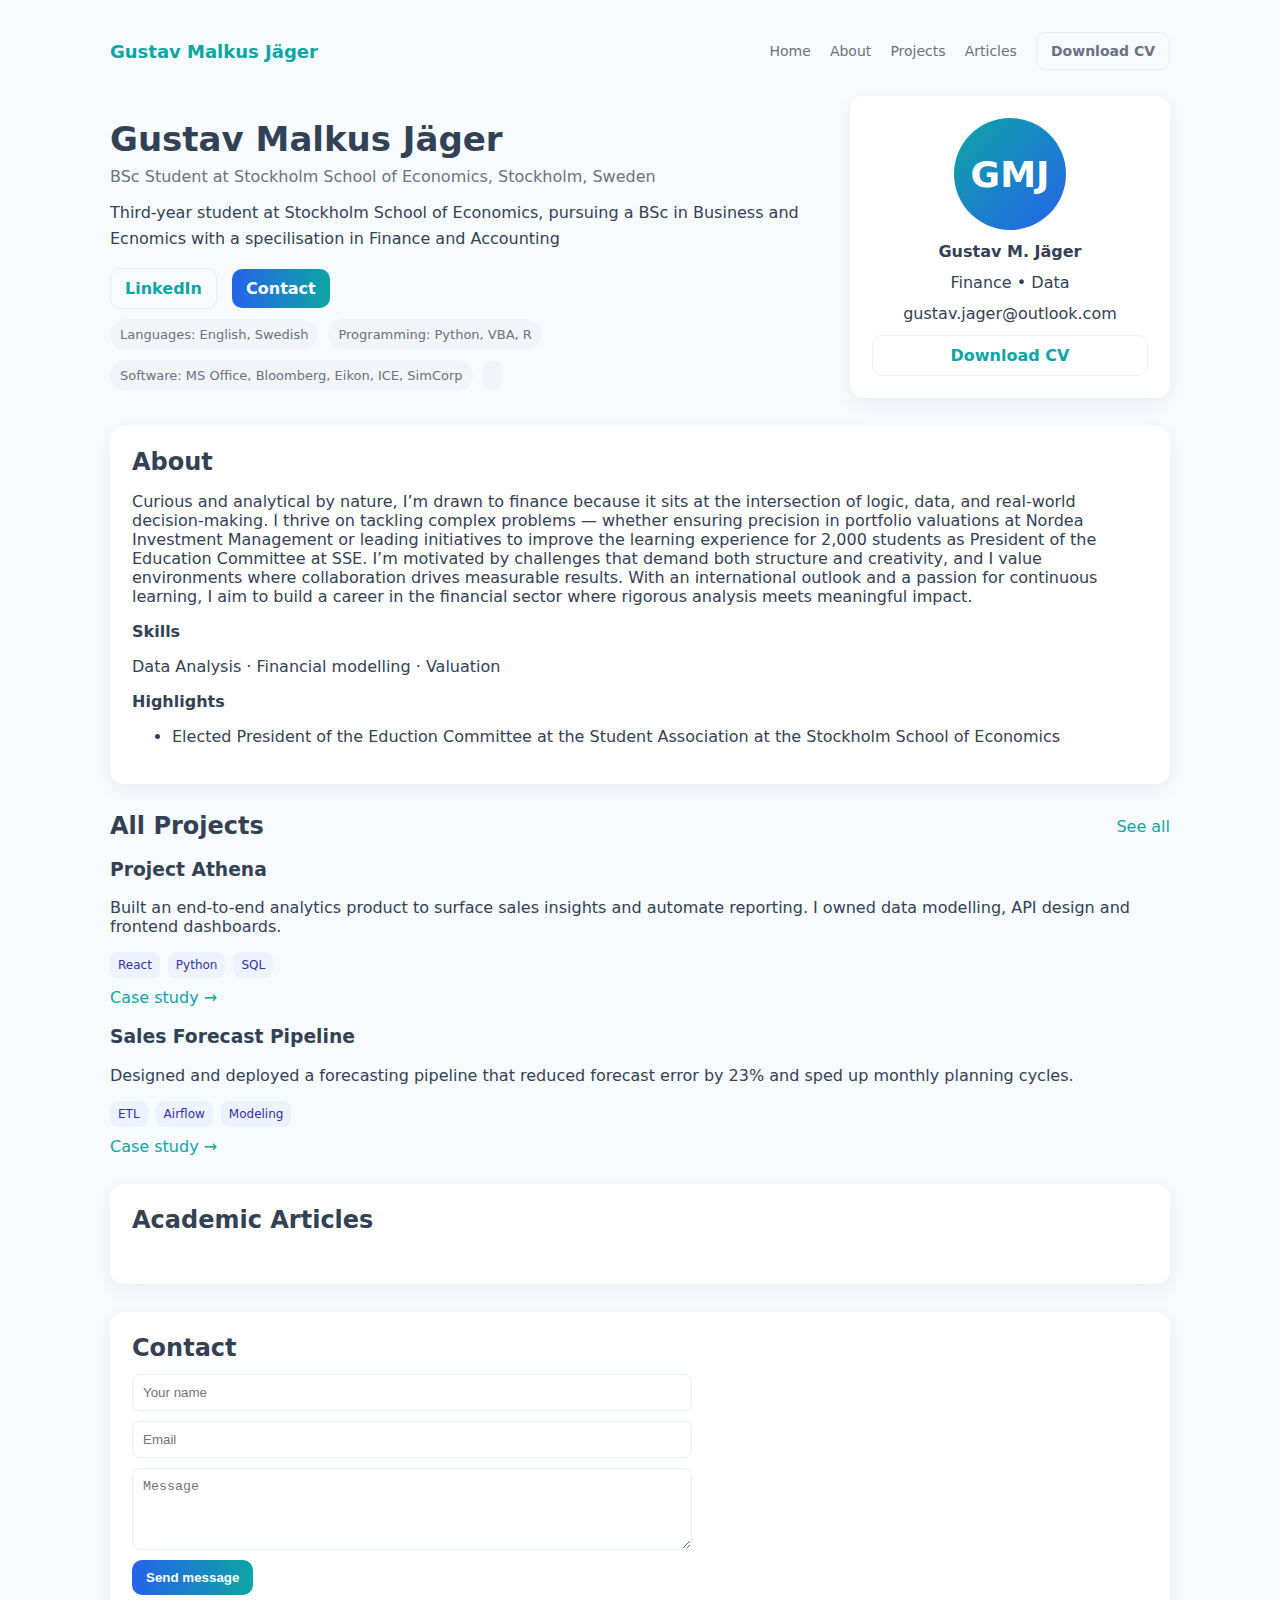
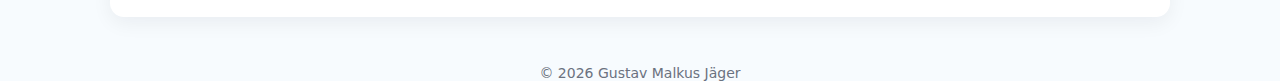
<file: index.html>
<!DOCTYPE html>
<!-- saved from url=(0107)file:///Users/gustavjager/Library/CloudStorage/OneDrive-Handelsho%CC%88gskolaniStockholm/Website/index.html -->
<html lang="en"><head><meta http-equiv="Content-Type" content="text/html; charset=UTF-8">

  

  <meta name="viewport" content="width=device-width,initial-scale=1">

  <title>Your Name — CV, Projects &amp; Articles</title>

  <meta name="description" content="Personal landing page for recruiters — CV, projects and articles.">

    <meta charset="utf-8">
    <meta name="viewport" content="width=device-width,initial-scale=1">
    <title>Gustav Malkus Jäger — CV, Projects & Articles</title>
    <meta name="description" content="Personal landing page for recruiters — CV, projects and articles.">
    <link rel="stylesheet" href="style.css">

</head>

<body>

  <div class="container">

    <header>
      <div class="brand">
        <a href="index.html">Gustav Malkus Jäger</a>
      </div>

      <nav>
        <a href="index.html">Home</a>
        <a href="about.html">About</a>
        <a href="projects.html">Projects</a>
        <a href="articles.html">Articles</a>
        <a href="assets/CV_GustavJager.pdf" download class="btn">Download CV</a>
      </nav>

    </header>



    <main>

      <!-- HERO -->

      <section class="hero">

        <div>

          <p class="muted"></p>

          <h1>Gustav Malkus Jäger</h1>

          <div class="subtitle">BSc Student at Stockholm School of Economics, Stockholm, Sweden</div>



          <p class="lead">Third-year student at Stockholm School of Economics, pursuing a BSc in Business and Ecnomics with a specilisation in Finance and Accounting</p>



          <div style="margin-top:12px">

            <a href="https://www.linkedin.com/in/gustavj%C3%A4ger/" download="" class="btn">LinkedIn</a>

            <a href="file:///Users/gustavjager/Library/CloudStorage/OneDrive-Handelsho%CC%88gskolaniStockholm/Website/index.html#contact" class="btn cta" style="margin-left:10px">Contact</a>

          </div>



          <div class="meta" aria-hidden="true">

            <span class="chip">Languages: English, Swedish</span><span class="chip">Programming: Python, VBA, R</span>

            <span class="chip">Software: MS Office, Bloomberg, Eikon, ICE, SimCorp</span>

            

            <span class="chip"></span>

          </div>

        </div>



        <aside class="card" style="display:flex;flex-direction:column;align-items:center;text-align:center;gap:12px">

          <div class="avatar">GMJ</div>

          <div style="font-weight:700">Gustav M. Jäger</div>

          <div class="muted">Finance • Data</div>

          <div class="muted">gustav.jager@outlook.com</div>

          <a href="file:///assets/CV_GustavJager.pdf" download="" class="btn" style="width:100%">Download CV</a>

        </aside>

      </section>



      <!-- ABOUT -->

      <section id="about" style="margin-top:28px" class="card">

        <h2 style="margin:0 0 8px">About</h2>

        <p class="muted">Curious and analytical by nature, I’m drawn to finance because it sits at the intersection of logic, data, and real-world decision-making. 
          I thrive on tackling complex problems — whether ensuring precision in portfolio valuations at Nordea Investment Management or leading initiatives to 
          improve the learning experience for 2,000 students as President of the Education Committee at SSE. I’m motivated by challenges that demand both structure 
          and creativity, and I value environments where collaboration drives measurable results. With an international outlook and a passion for continuous learning, 
          I aim to build a career in the financial sector where rigorous analysis meets meaningful impact.</p>



        <div style="margin-top:14px" class="grid-2">

          <div>

            <h4 style="margin:0 0 8px">Skills</h4>

            <p class="muted">Data Analysis · Financial modelling · Valuation </p>

          </div>

          <div>

            <h4 style="margin:0 0 8px">Highlights</h4>

            <ul class="muted">

              <li>Elected President of the Eduction Committee at the Student Association at the Stockholm School of Economics</li>

            </ul>

          </div>

        </div>

      </section>



      <!-- PROJECTS -->

      <section id="projects" style="margin-top:28px">

        <div style="display:flex;align-items:center;justify-content:space-between">

          <h2 style="margin:0">All Projects</h2>

          <a href="file:///Users/gustavjager/Library/CloudStorage/OneDrive-Handelsho%CC%88gskolaniStockholm/Website/index.html#projects" class="muted">See all</a>

        </div>



        <div style="margin-top:14px" class="grid-2">

          <article class="project">

            <h3>Project Athena</h3>

            <p class="muted">Built an end-to-end analytics product to surface sales insights and automate reporting. I owned data modelling, API design and frontend dashboards.</p>

            <div class="tags"><span class="tag">React</span><span class="tag">Python</span><span class="tag">SQL</span></div>

            <div style="margin-top:10px"><a href="file:///Users/gustavjager/Library/CloudStorage/OneDrive-Handelsho%CC%88gskolaniStockholm/Website/index.html#">Case study →</a></div>

          </article>



          <article class="project">

            <h3>Sales Forecast Pipeline</h3>

            <p class="muted">Designed and deployed a forecasting pipeline that reduced forecast error by 23% and sped up monthly planning cycles.</p>

            <div class="tags"><span class="tag">ETL</span><span class="tag">Airflow</span><span class="tag">Modeling</span></div>

            <div style="margin-top:10px"><a href="file:///Users/gustavjager/Library/CloudStorage/OneDrive-Handelsho%CC%88gskolaniStockholm/Website/index.html#">Case study →</a></div>

          </article>

        </div>

      </section>



      <!-- ARTICLES -->

      <section id="articles" style="margin-top:28px" class="card">

        <h2 style="margin:0 0 8px">Academic Articles</h2>

        <div class="grid-2" style="margin-top:12px">

          <div class="article">

            <a href="file:///Users/gustavjager/Library/CloudStorage/OneDrive-Handelsho%CC%88gskolaniStockholm/Website/index.html#"><strong></strong></a>

            <div class="muted"></div>

          </div>

          <div class="article">

            <a href="file:///Users/gustavjager/Library/CloudStorage/OneDrive-Handelsho%CC%88gskolaniStockholm/Website/index.html#"><strong></strong></a>

            <div class="muted"></div>

          </div>

        </div>

      </section>



      <!-- CONTACT -->

      <section id="contact" style="margin-top:28px" class="card">

        <h2 style="margin:0 0 8px">Contact</h2>

        



        <form action="mailto:gustav.jager@outlook.com" method="post" enctype="text/plain" style="margin-top:12px;display:flex;flex-direction:column;gap:10px;max-width:560px">

          <input type="text" name="name" placeholder="Your name" style="padding:10px;border-radius:8px;border:1px solid #e6eef6">

          <input type="email" name="email" placeholder="Email" style="padding:10px;border-radius:8px;border:1px solid #e6eef6">

          <textarea name="message" rows="4" placeholder="Message" style="padding:10px;border-radius:8px;border:1px solid #e6eef6"></textarea>

          <div>

            <button type="submit" class="btn cta">Send message</button>

          </div>

        </form>

      </section>



    </main>



    <footer>

      <div class="muted">© <span id="year">2025</span> Gustav Malkus Jäger </div>

    </footer>

  </div>



  <script>

    // Small script to set year and enable mailto fallback

    document.getElementById('year').textContent = new Date().getFullYear();

  </script>



</body></html>
</file>
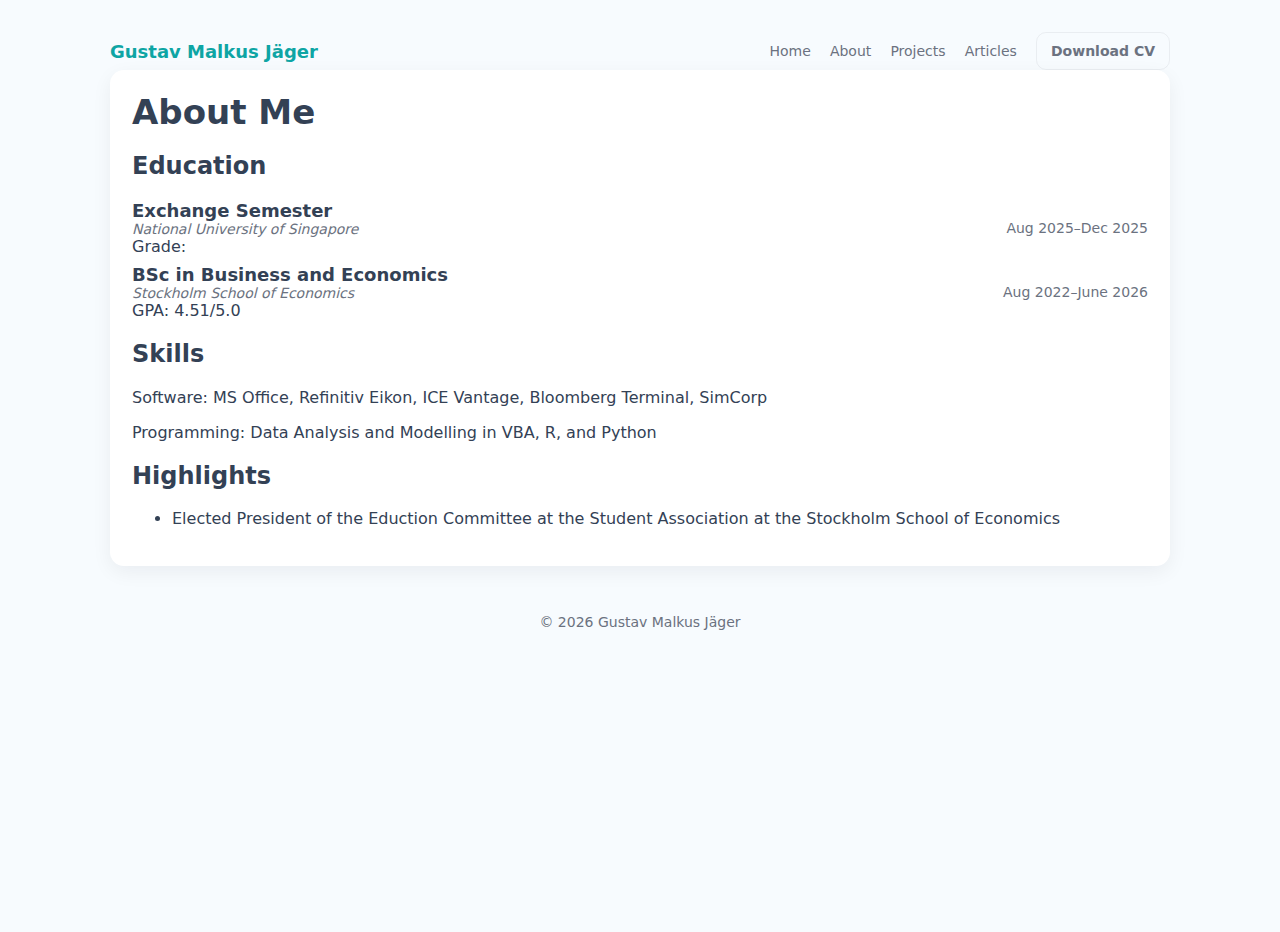
<file: about.html>
<!doctype html>
<html lang="en">
<head>
  <meta charset="utf-8">
  <meta name="viewport" content="width=device-width,initial-scale=1">
  <title>About — Your Name</title>
  <meta name="description" content="About page for Your Name's personal website">
  <link rel="stylesheet" href="style.css">
</head>
<body>
  <div class="container">
    <header>
      <div class="brand">
        <a href="index.html">Gustav Malkus Jäger</a>
      </div>
      
      <nav>
        <a href="index.html">Home</a>
        <a href="about.html">About</a>
        <a href="projects.html">Projects</a>
        <a href="articles.html">Articles</a>
        <a href="assets/CV_GustavJager.pdf" download class="btn">Download CV</a>
      </nav>
    </header>

    <main>
      <section class="card">
        <h1>About Me</h1>
        <p class="lead"></p>

        <h2>Education</h2>
        <div class="education">
          <div class="degree-school">
            <div class="degree">Exchange Semester</div>
            <div class="school">National University of Singapore</div>
            <div class="grade">Grade: </div>
          </div>
          <div class="dates">Aug 2025–Dec 2025</div>
        </div>

          <div class="education">
            <div class="degree-school">
              <div class="degree">BSc in Business and Economics</div>
              <div class="school">Stockholm School of Economics</div>
              <div class="grade">GPA: 4.51/5.0</div>
            </div>
            <div class="dates">Aug 2022–June 2026</div>
          </div>

        <h2>Skills</h2>
        <p class="muted">Software: MS Office, Refinitiv Eikon, ICE Vantage, Bloomberg Terminal, SimCorp</p>
        <p class="muted">Programming: Data Analysis and Modelling in VBA, R, and Python</p>

        <h2>Highlights</h2>
        <ul class="muted">
          <li>Elected President of the Eduction Committee at the Student Association at the Stockholm School of Economics</li>
        </ul>

      </section>
    </main>

    <footer>
      <div class="muted">© <span id="year"></span> Gustav Malkus Jäger</div>
    </footer>
  </div>
  <script>document.getElementById('year').textContent = new Date().getFullYear();</script>
</body>
</html>
</file>
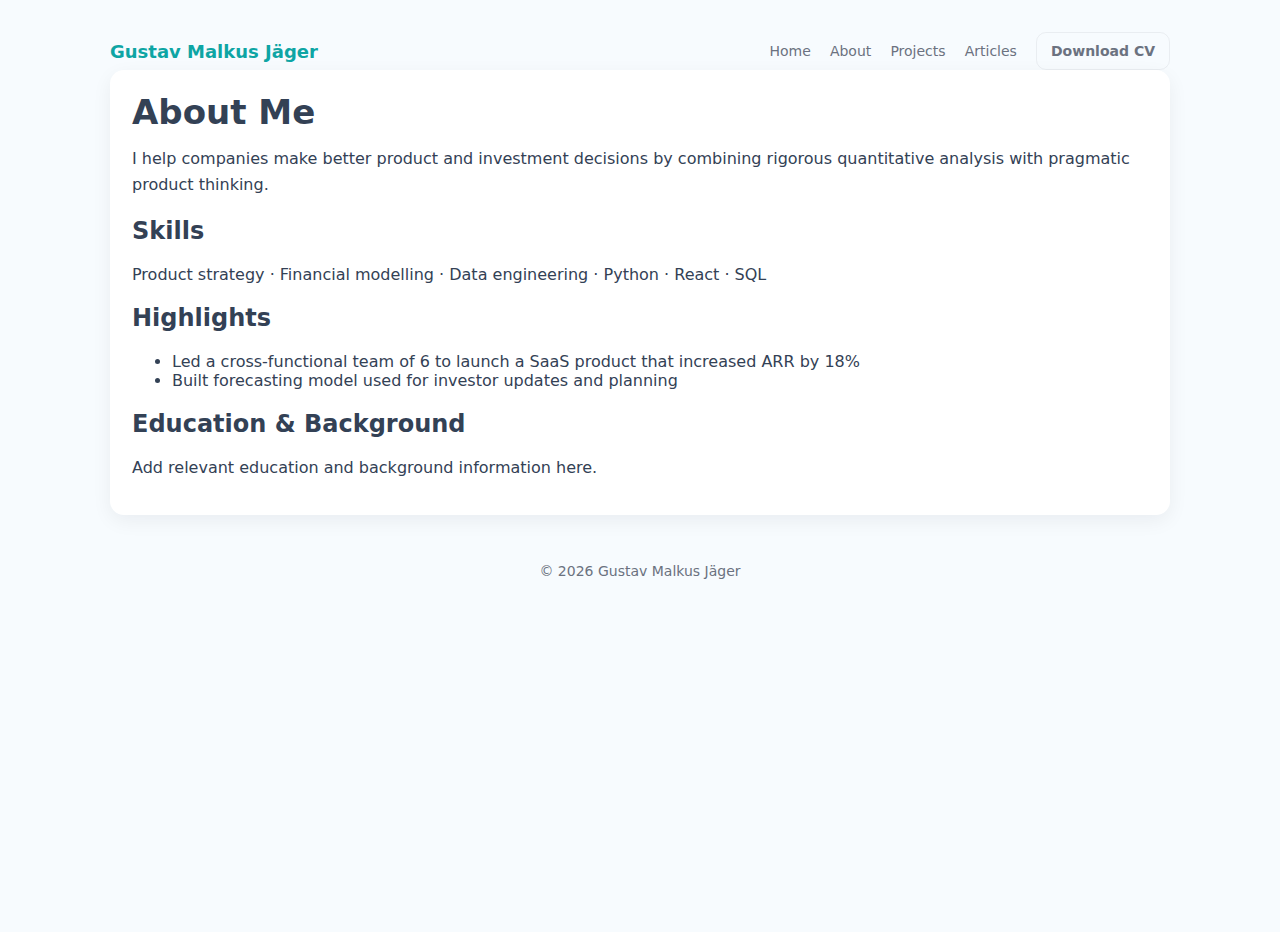
<file: articles.html>
<!doctype html>
<html lang="en">
<head>
  <meta charset="utf-8">
  <meta name="viewport" content="width=device-width,initial-scale=1">
  <title>About — Your Name</title>
  <meta name="description" content="About page for Your Name's personal website">
  <link rel="stylesheet" href="style.css">
</head>
<body>
  <div class="container">
    <header>
      <div class="brand">
        <a href="index.html">Gustav Malkus Jäger</a>
      </div>
      
      <nav>
        <a href="index.html">Home</a>
        <a href="about.html">About</a>
        <a href="projects.html">Projects</a>
        <a href="articles.html">Articles</a>
        <a href="assets/CV_GustavJager.pdf" download class="btn">Download CV</a>
      </nav>
    </header>

    <main>
      <section class="card">
        <h1>About Me</h1>
        <p class="lead">I help companies make better product and investment decisions by combining rigorous quantitative analysis with pragmatic product thinking.</p>

        <h2>Skills</h2>
        <p class="muted">Product strategy · Financial modelling · Data engineering · Python · React · SQL</p>

        <h2>Highlights</h2>
        <ul class="muted">
          <li>Led a cross-functional team of 6 to launch a SaaS product that increased ARR by 18%</li>
          <li>Built forecasting model used for investor updates and planning</li>
        </ul>

        <h2>Education & Background</h2>
        <p class="muted">Add relevant education and background information here.</p>
      </section>
    </main>

    <footer>
      <div class="muted">© <span id="year"></span> Gustav Malkus Jäger </div>
    </footer>
  </div>
  <script>document.getElementById('year').textContent = new Date().getFullYear();</script>
</body>
</html>
</file>
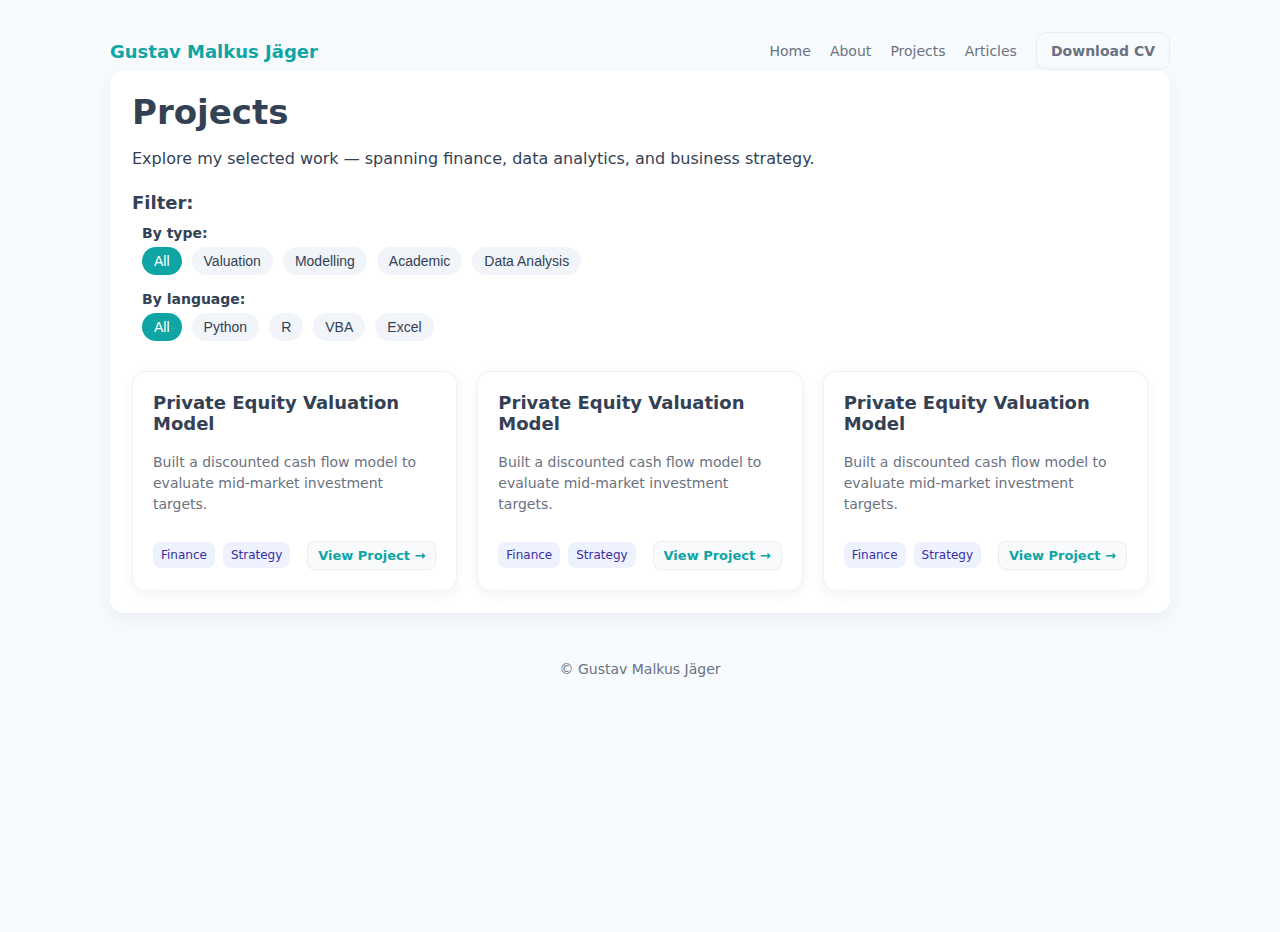
<file: projects.html>
<!doctype html>
<html lang="en">
<head>
  <meta charset="utf-8">
  <meta name="viewport" content="width=device-width,initial-scale=1">
  <title>Projects — Gustav Malkus Jäger</title>
  <meta name="description" content="List of Gustav Malkus Jäger’s projects with filtering by type and language.">
  <link rel="stylesheet" href="style.css">
</head>
<body>
  <div class="container">
    <header>
      <div class="brand">
        <a href="index.html">Gustav Malkus Jäger</a>
      </div>
      
      <nav>
        <a href="index.html">Home</a>
        <a href="about.html">About</a>
        <a href="projects.html">Projects</a>
        <a href="articles.html">Articles</a>
        <a href="assets/CV_GustavJager.pdf" download class="btn">Download CV</a>
      </nav>
    </header>

    <main>
      <section class="card">
        <h1>Projects</h1>
        <p class="lead">Explore my selected work — spanning finance, data analytics, and business strategy.</p>
      
        <!-- FILTERS -->
        <div class="filters-wrapper">
          <h3 class="filter-title">Filter:</h3>
        
          <div class="filters-group">
            <div class="filter-subheading">By type:</div>
            <div class="filters" id="type-filters">
              <button class="filter-btn active" data-type="all">All</button>
              <button class="filter-btn" data-type="valuation">Valuation</button>
              <button class="filter-btn" data-type="modelling">Modelling</button>
              <button class="filter-btn" data-type="academic">Academic</button>
              <button class="filter-btn" data-type="dataanalysis">Data Analysis</button>
            </div>
          </div>
        
          <div class="filters-group">
            <div class="filter-subheading">By language:</div>
            <div class="filters" id="lang-filters">
              <button class="filter-btn active" data-lang="all">All</button>
              <button class="filter-btn" data-lang="python">Python</button>
              <button class="filter-btn" data-lang="r">R</button>
              <button class="filter-btn" data-lang="vba">VBA</button>
              <button class="filter-btn" data-lang="excel">Excel</button>
            </div>
          </div>
        </div>
      
        <!-- PROJECT GRID -->
        <div id="project-list" class="project-grid">
          <div id="project-list" class="project-grid">
            <div class="project-card" data-type="finance strategy" data-lang="excel">
              <div class="project-content">
                <h3>Private Equity Valuation Model</h3>
                <p class="muted">
                  Built a discounted cash flow model to evaluate mid-market investment targets.
                </p>
              </div>
          
              <div class="project-footer">
                <div class="tags">
                  <span class="tag">Finance</span>
                  <span class="tag">Strategy</span>
                </div>
                <a href="project-pe-model.html" class="view-link">View Project →</a>
              </div>
            </div>
          </div>
      
          <div id="project-list" class="project-grid">
            <div class="project-card" data-type="finance strategy" data-lang="excel">
              <div class="project-content">
                <h3>Private Equity Valuation Model</h3>
                <p class="muted">
                  Built a discounted cash flow model to evaluate mid-market investment targets.
                </p>
              </div>
          
              <div class="project-footer">
                <div class="tags">
                  <span class="tag">Finance</span>
                  <span class="tag">Strategy</span>
                </div>
                <a href="project-pe-model.html" class="view-link">View Project →</a>
              </div>
            </div>
          </div>
      
          <div id="project-list" class="project-grid">
            <div class="project-card" data-type="finance strategy" data-lang="excel">
              <div class="project-content">
                <h3>Private Equity Valuation Model</h3>
                <p class="muted">
                  Built a discounted cash flow model to evaluate mid-market investment targets.
                </p>
              </div>
          
              <div class="project-footer">
                <div class="tags">
                  <span class="tag">Finance</span>
                  <span class="tag">Strategy</span>
                </div>
                <a href="project-pe-model.html" class="view-link">View Project →</a>
              </div>
            </div>
          </div>
        </div>
      </section>
    </main>

    <footer>
      <div class="muted">© <span id="year"></span> Gustav Malkus Jäger</div>
    </footer>
  </div>

  <script>
    const projects = document.querySelectorAll('.project-card');
    
    let selectedType = 'all';
    let selectedLang = 'all';
    
    function filterProjects() {
      projects.forEach(project => {
        const projectType = project.getAttribute('data-type');
        const projectLang = project.getAttribute('data-lang');
    
        const typeMatch = selectedType === 'all' || projectType.includes(selectedType);
        const langMatch = selectedLang === 'all' || projectLang.includes(selectedLang);
    
        project.style.display = typeMatch && langMatch ? 'block' : 'none';
      });
    }
    
    // Type filters
    const typeButtons = document.querySelectorAll('#type-filters .filter-btn');
    typeButtons.forEach(button => {
      button.addEventListener('click', () => {
        typeButtons.forEach(btn => btn.classList.remove('active'));
        button.classList.add('active');
        selectedType = button.getAttribute('data-type');
        filterProjects();
      });
    });
    
    // Language filters
    const langButtons = document.querySelectorAll('#lang-filters .filter-btn');
    langButtons.forEach(button => {
      button.addEventListener('click', () => {
        langButtons.forEach(btn => btn.classList.remove('active'));
        button.classList.add('active');
        selectedLang = button.getAttribute('data-lang');
        filterProjects();
      });
    });
    </script>
    
</body>
</html>
</file>
<file: style.css>
/* =====================
   VARIABLES & BASE RESET
   ===================== */
   :root {
    --bg: #f7fbfe;
    --card: #ffffff;
    --muted: #6b7280;
    --accent: #334155;
    --accent-2: #0ea5a4;
    --radius: 14px;
    --gap: 18px;
  }
  
  * {
    box-sizing: border-box;
  }
  
  html,
  body {
    height: 100%;
    margin: 0;
    font-family: Inter, ui-sans-serif, system-ui, -apple-system, "Segoe UI", Roboto, "Helvetica Neue", Arial;
    background: var(--bg);
    color: var(--accent);
    -webkit-font-smoothing: antialiased;
  }
  
  a {
    color: var(--accent-2);
    text-decoration: none;
  }
  
  a:hover {
    text-decoration: underline;
  }
  
  /* =====================
     LAYOUT
     ===================== */
  .container {
    max-width: 1100px;
    margin: 32px auto;
    padding: 0 20px;
  }
  
  header {
    display: flex;
    align-items: center;
    justify-content: space-between;
    gap: 12px;
  }
  
  .brand {
    font-weight: 700;
    font-size: 18px;
  }
  
  nav a {
    margin-left: 14px;
    font-size: 14px;
    color: var(--muted);
  }
  
  /* =====================
     HERO SECTION
     ===================== */
  .hero {
    display: grid;
    grid-template-columns: 1fr 320px;
    gap: 28px;
    align-items: center;
    margin-top: 26px;
  }
  
  .card {
    background: var(--card);
    border-radius: var(--radius);
    padding: 22px;
    box-shadow: 0 6px 20px rgba(16, 24, 40, 0.06);
  }
  
  .avatar {
    width: 112px;
    height: 112px;
    border-radius: 50%;
    display: flex;
    align-items: center;
    justify-content: center;
    font-weight: 700;
    font-size: 36px;
    background: linear-gradient(135deg, #0ea5a4, #2563eb);
    color: #fff;
  }
  
  h1 {
    margin: 0;
    font-size: 34px;
  }
  
  .subtitle {
    color: var(--muted);
    margin-top: 8px;
  }
  
  .lead {
    margin-top: 14px;
    line-height: 1.6;
    color: #334155;
  }
  
  .btn {
    display: inline-block;
    padding: 10px 14px;
    border-radius: 10px;
    border: 1px solid rgba(16, 24, 40, 0.06);
    font-weight: 600;
  }
  
  .cta {
    background: linear-gradient(90deg, #2563eb, #0ea5a4);
    color: #fff;
    border: none;
  }
  
  /* =====================
     FILTERS
     ===================== */
  .filters-wrapper {
    margin: 20px 0 30px;
  }
  
  .filter-title {
    font-weight: 700;
    font-size: 18px;
    margin-bottom: 12px;
  }
  
  .filters-group {
    margin-bottom: 16px;
  }
  
  .filter-subheading {
    font-weight: 600;
    font-size: 14px;
    margin-bottom: 6px;
    margin-left: 10px;
  }
  
  .filters {
    display: flex;
    flex-wrap: wrap;
    gap: 10px;
    margin-left: 10px;
  }
  
  .filter-btn {
    background: #f1f5f9;
    border: none;
    padding: 6px 12px;
    border-radius: 999px;
    cursor: pointer;
    color: var(--accent);
    font-size: 14px;
    font-weight: 500;
  }
  
  .filter-btn.active,
  .filter-btn:hover {
    background: var(--accent-2);
    color: #fff;
  }
  
  /* =====================
     PROJECTS GRID & CARDS
     ===================== */
  .project-grid {
    display: grid;
    grid-template-columns: repeat(auto-fill, minmax(300px, 1fr));
    gap: 20px;
  }
  
  .project-card {
    display: flex;
    flex-direction: column;
    justify-content: space-between;
    height: 100%;
    background: var(--card);
    border: 1px solid rgba(0, 0, 0, 0.05);
    border-radius: var(--radius);
    padding: 20px;
    box-shadow: 0 4px 14px rgba(0, 0, 0, 0.05);
    transition: transform 0.2s ease, box-shadow 0.2s ease;
  }
  
  .project-card:hover {
    transform: translateY(-4px);
    box-shadow: 0 6px 18px rgba(0, 0, 0, 0.08);
  }
  
  /* Content */
  .project-content h3 {
    margin-top: 0;
    font-size: 18px;
    color: var(--accent);
  }
  
  .project-content p {
    color: var(--muted);
    font-size: 14px;
    line-height: 1.5;
    margin-bottom: 14px;
  }
  
  /* Footer */
  .project-footer {
    display: flex;
    align-items: center; /* centers the button vertically with tags */
    justify-content: space-between;
    margin-top: 12px;
    flex-wrap: wrap;
    gap: 8px;
  }
  
  .tags {
    display: flex;
    gap: 8px;
    flex-wrap: wrap;
  }
  
  .tag {
    font-size: 12px;
    padding: 6px 8px;
    background: #eef2ff;
    border-radius: 8px;
    color: #3730a3;
    font-weight: 500;
  }
  
  /* View Project button */
  .view-link {
    font-size: 13px;
    font-weight: 600;
    color: var(--accent-2);
    text-decoration: none;
    background: #f8fafc;
    border: 1px solid rgba(0, 0, 0, 0.05);
    border-radius: 8px;
    padding: 6px 10px;
    transition: all 0.2s ease;
  }
  
  .view-link:hover {
    background: var(--accent-2);
    color: white;
    text-decoration: none;
  }
  
  /* =====================
     EDUCATION & META
     ===================== */
  .education {
    display: flex;
    justify-content: space-between;
    align-items: center;
    margin-top: 8px;
  }
  
  .degree-school {
    display: flex;
    flex-direction: column;
  }
  
  .degree {
    font-weight: 700;
    font-size: 18px;
  }
  
  .school {
    font-size: 14px;
    color: var(--muted);
    font-style: italic;
  }
  
  .dates {
    font-size: 14px;
    color: var(--muted);
  }
  
  .meta {
    display: flex;
    flex-wrap: wrap;
    gap: 10px;
    margin-top: 10px;
  }
  
  .chip {
    background: #f1f5f9;
    padding: 8px 10px;
    border-radius: 999px;
    font-size: 13px;
    color: var(--muted);
  }
  
  /* =====================
     ARTICLES
     ===================== */
  .article {
    display: flex;
    flex-direction: column;
    gap: 8px;
  }
  
  .article .muted {
    color: var(--muted);
    font-size: 13px;
  }
  
  /* =====================
     FOOTER
     ===================== */
  footer {
    margin: 48px 0 80px;
    text-align: center;
    color: var(--muted);
    font-size: 14px;
  }
  
  /* =====================
     RESPONSIVE
     ===================== */
  @media (max-width: 900px) {
    .hero {
      grid-template-columns: 1fr;
    }
  
    .grid-2,
    .grid-3 {
      grid-template-columns: 1fr;
    }
  }
  
  @media (max-width: 700px) {
    .filters-group {
      flex-direction: column;
      align-items: flex-start;
    }
  }
</file>
